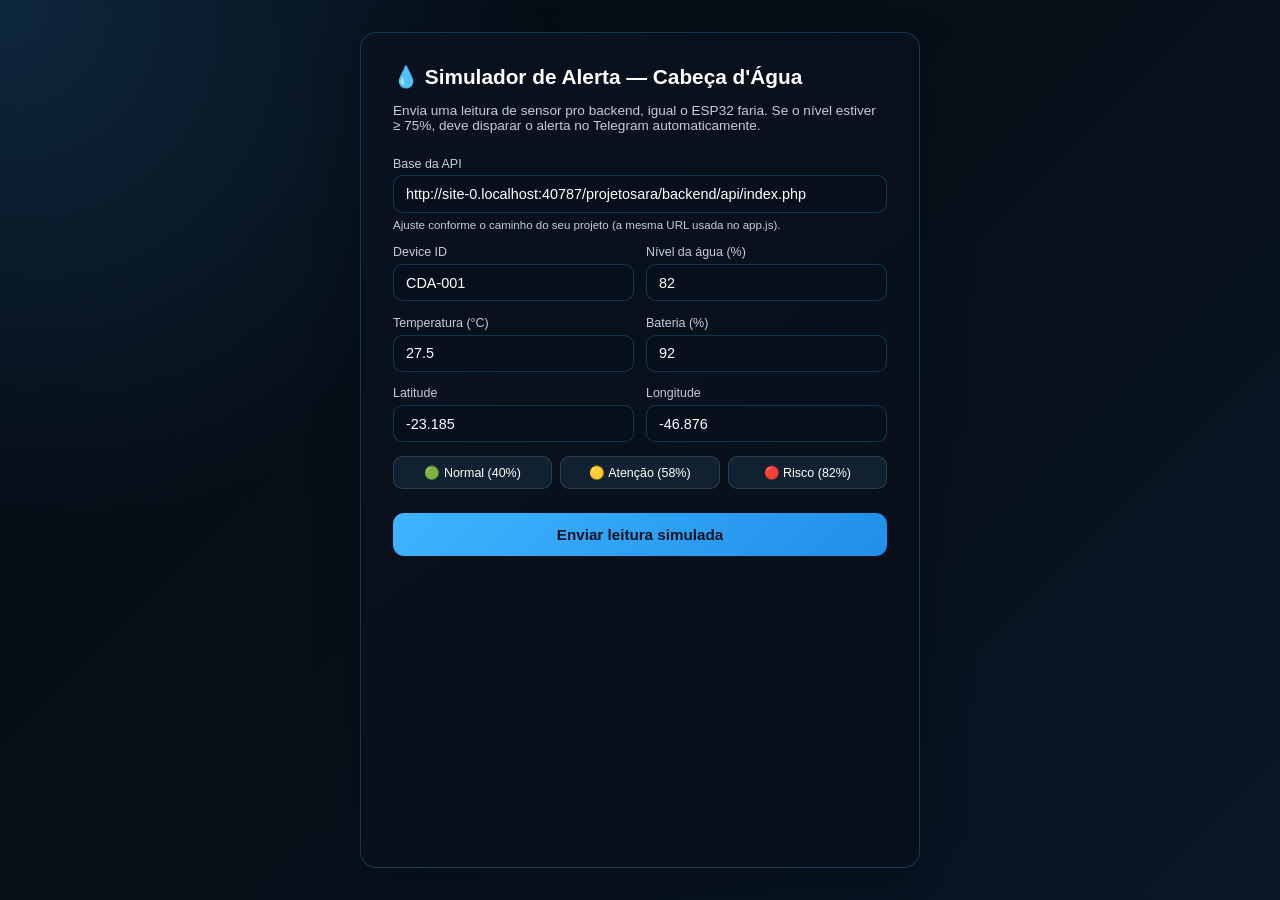
<file: projetosara/frontend/teste_alerta.html>
<!DOCTYPE html>
<html lang="pt-BR">

<head>
    <meta charset="UTF-8">
    <meta name="viewport" content="width=device-width, initial-scale=1.0">
    <title>Cabeça d'Água — Simulador de Alerta</title>
    <style>
         :root {
            --bg: #071018;
            --surface: #0f1724;
            --surface-2: #122131;
            --text: #ffffff;
            --muted: #c5cdd8;
            --info: #40b4ff;
            --red: #ff5c5c;
            --green: #2ecc71;
        }
        
        * {
            box-sizing: border-box;
        }
        
        body {
            font-family: 'Segoe UI', Tahoma, Geneva, Verdana, sans-serif;
            background: radial-gradient(circle at top left, rgba(64, 180, 255, 0.18), transparent 35%), linear-gradient(135deg, #030812 0%, #071018 45%, #091728 100%);
            color: var(--text);
            min-height: 100vh;
            margin: 0;
            padding: 2rem 1rem;
            display: flex;
            justify-content: center;
        }
        
        .card {
            width: 100%;
            max-width: 560px;
            background: linear-gradient(145deg, rgba(10, 18, 32, 0.98), rgba(8, 16, 26, 0.94));
            border: 1px solid rgba(64, 180, 255, 0.24);
            border-radius: 1rem;
            padding: 2rem;
            box-shadow: 0 20px 45px rgba(2, 10, 20, 0.45);
        }
        
        h1 {
            font-size: 1.3rem;
            margin: 0 0 0.25rem;
        }
        
        .subtitle {
            color: var(--muted);
            font-size: 0.85rem;
            margin-bottom: 1.5rem;
        }
        
        label {
            display: block;
            font-size: 0.78rem;
            color: var(--muted);
            margin: 0.9rem 0 0.3rem;
        }
        
        input,
        select {
            width: 100%;
            background: rgba(7, 17, 29, 0.95);
            border: 1px solid rgba(64, 180, 255, 0.22);
            color: #fff;
            border-radius: 0.6rem;
            padding: 0.6rem 0.75rem;
            font-size: 0.9rem;
        }
        
        input:focus,
        select:focus {
            outline: none;
            border-color: var(--info);
        }
        
        .row {
            display: grid;
            grid-template-columns: 1fr 1fr;
            gap: 0.75rem;
        }
        
        .presets {
            display: flex;
            gap: 0.5rem;
            margin-top: 0.9rem;
            flex-wrap: wrap;
        }
        
        .preset-btn {
            flex: 1;
            min-width: 120px;
            background: var(--surface-2);
            border: 1px solid rgba(255, 255, 255, 0.12);
            color: var(--text);
            border-radius: 0.6rem;
            padding: 0.5rem;
            font-size: 0.78rem;
            cursor: pointer;
        }
        
        .preset-btn:hover {
            border-color: var(--info);
        }
        
        button.submit {
            width: 100%;
            margin-top: 1.5rem;
            background: linear-gradient(135deg, #40b4ff 0%, #1f8fe8 100%);
            border: none;
            color: #02111f;
            font-weight: 600;
            padding: 0.8rem;
            border-radius: 0.7rem;
            font-size: 0.95rem;
            cursor: pointer;
        }
        
        button.submit:hover {
            filter: brightness(1.08);
        }
        
        button.submit:disabled {
            opacity: 0.6;
            cursor: wait;
        }
        
        #result {
            margin-top: 1.25rem;
            padding: 0.9rem;
            border-radius: 0.6rem;
            font-size: 0.82rem;
            white-space: pre-wrap;
            word-break: break-word;
            display: none;
        }
        
        #result.ok {
            background: rgba(46, 204, 113, 0.12);
            border: 1px solid var(--green);
            color: var(--green);
            display: block;
        }
        
        #result.err {
            background: rgba(255, 92, 92, 0.12);
            border: 1px solid var(--red);
            color: var(--red);
            display: block;
        }
        
        .hint {
            font-size: 0.72rem;
            color: var(--muted);
            margin-top: 0.4rem;
        }
    </style>
</head>

<body>
    <div class="card">
        <h1>💧 Simulador de Alerta — Cabeça d'Água</h1>
        <p class="subtitle">Envia uma leitura de sensor pro backend, igual o ESP32 faria. Se o nível estiver ≥ 75%, deve disparar o alerta no Telegram automaticamente.</p>

        <label for="apiBase">Base da API</label>
        <input id="apiBase" type="text" placeholder="http://localhost/felipe/projetosara/backend/api/index.php">
        <div class="hint">Ajuste conforme o caminho do seu projeto (a mesma URL usada no app.js).</div>

        <div class="row">
            <div>
                <label for="deviceId">Device ID</label>
                <input id="deviceId" type="text" value="CDA-001">
            </div>
            <div>
                <label for="waterLevel">Nível da água (%)</label>
                <input id="waterLevel" type="number" value="82" min="0" max="100">
            </div>
        </div>

        <div class="row">
            <div>
                <label for="temperature">Temperatura (°C)</label>
                <input id="temperature" type="number" value="27.5" step="0.1">
            </div>
            <div>
                <label for="battery">Bateria (%)</label>
                <input id="battery" type="number" value="92" min="0" max="100">
            </div>
        </div>

        <div class="row">
            <div>
                <label for="latitude">Latitude</label>
                <input id="latitude" type="number" value="-23.185" step="0.001">
            </div>
            <div>
                <label for="longitude">Longitude</label>
                <input id="longitude" type="number" value="-46.876" step="0.001">
            </div>
        </div>

        <div class="presets">
            <button type="button" class="preset-btn" onclick="applyPreset('normal')">🟢 Normal (40%)</button>
            <button type="button" class="preset-btn" onclick="applyPreset('atencao')">🟡 Atenção (58%)</button>
            <button type="button" class="preset-btn" onclick="applyPreset('risco')">🔴 Risco (82%)</button>
        </div>

        <button class="submit" id="sendBtn" onclick="sendAlert()">Enviar leitura simulada</button>

        <div id="result"></div>
    </div>

    <script>
        // Tenta adivinhar a base da API a partir de onde este arquivo está sendo aberto.
        // Funciona automaticamente se este arquivo for salvo dentro de .../frontend/ (ou qualquer subpasta dela).
        // Se não, o campo fica editável mesmo assim.
        (function guessApiBase() {
            const {
                origin,
                pathname
            } = window.location;
            const marker = '/frontend/';
            const idx = pathname.indexOf(marker);
            const field = document.getElementById('apiBase');
            if (idx !== -1) {
                field.value = `${origin}${pathname.substring(0, idx)}/backend/api/index.php`;
            } else {
                field.value = 'http://localhost/SEU_CAMINHO/backend/api/index.php';
            }
        })();

        function applyPreset(tipo) {
            const presets = {
                normal: {
                    water: 40,
                    temp: 24.5
                },
                atencao: {
                    water: 58,
                    temp: 27.1
                },
                risco: {
                    water: 82,
                    temp: 30.2
                },
            };
            const p = presets[tipo];
            document.getElementById('waterLevel').value = p.water;
            document.getElementById('temperature').value = p.temp;
        }

        async function sendAlert() {
            const btn = document.getElementById('sendBtn');
            const resultEl = document.getElementById('result');
            btn.disabled = true;
            btn.textContent = 'Enviando...';
            resultEl.className = '';
            resultEl.style.display = 'none';

            const apiBase = document.getElementById('apiBase').value.trim();
            const payload = {
                device_id: document.getElementById('deviceId').value.trim(),
                water_level: Number(document.getElementById('waterLevel').value),
                temperature: Number(document.getElementById('temperature').value),
                latitude: Number(document.getElementById('latitude').value),
                longitude: Number(document.getElementById('longitude').value),
                battery: Number(document.getElementById('battery').value),
            };

            try {
                const res = await fetch(`${apiBase}?route=device/send-data`, {
                    method: 'POST',
                    headers: {
                        'Content-Type': 'application/json'
                    },
                    body: JSON.stringify(payload),
                });
                const text = await res.text();
                let data;
                try {
                    data = JSON.parse(text);
                } catch {
                    data = null;
                }

                if (res.ok && data && data.success) {
                    resultEl.className = 'ok';
                    const risco = payload.water_level >= 75;
                    resultEl.textContent = risco ?
                        `✅ Enviado com sucesso! Nível ${payload.water_level}% está em risco — confira o Telegram.` :
                        `✅ Enviado com sucesso. Nível ${payload.water_level}% está normal, não deve disparar alerta.`;
                } else {
                    resultEl.className = 'err';
                    resultEl.textContent = `❌ Erro (status ${res.status}):\n${text}`;
                }
            } catch (err) {
                resultEl.className = 'err';
                resultEl.textContent = `❌ Falha de conexão: ${err.message}\n\nConfira se o XAMPP está rodando e se a "Base da API" acima está certa.`;
            } finally {
                btn.disabled = false;
                btn.textContent = 'Enviar leitura simulada';
                resultEl.style.display = 'block';
            }
        }
    </script>
</body>

</html>
</file>
